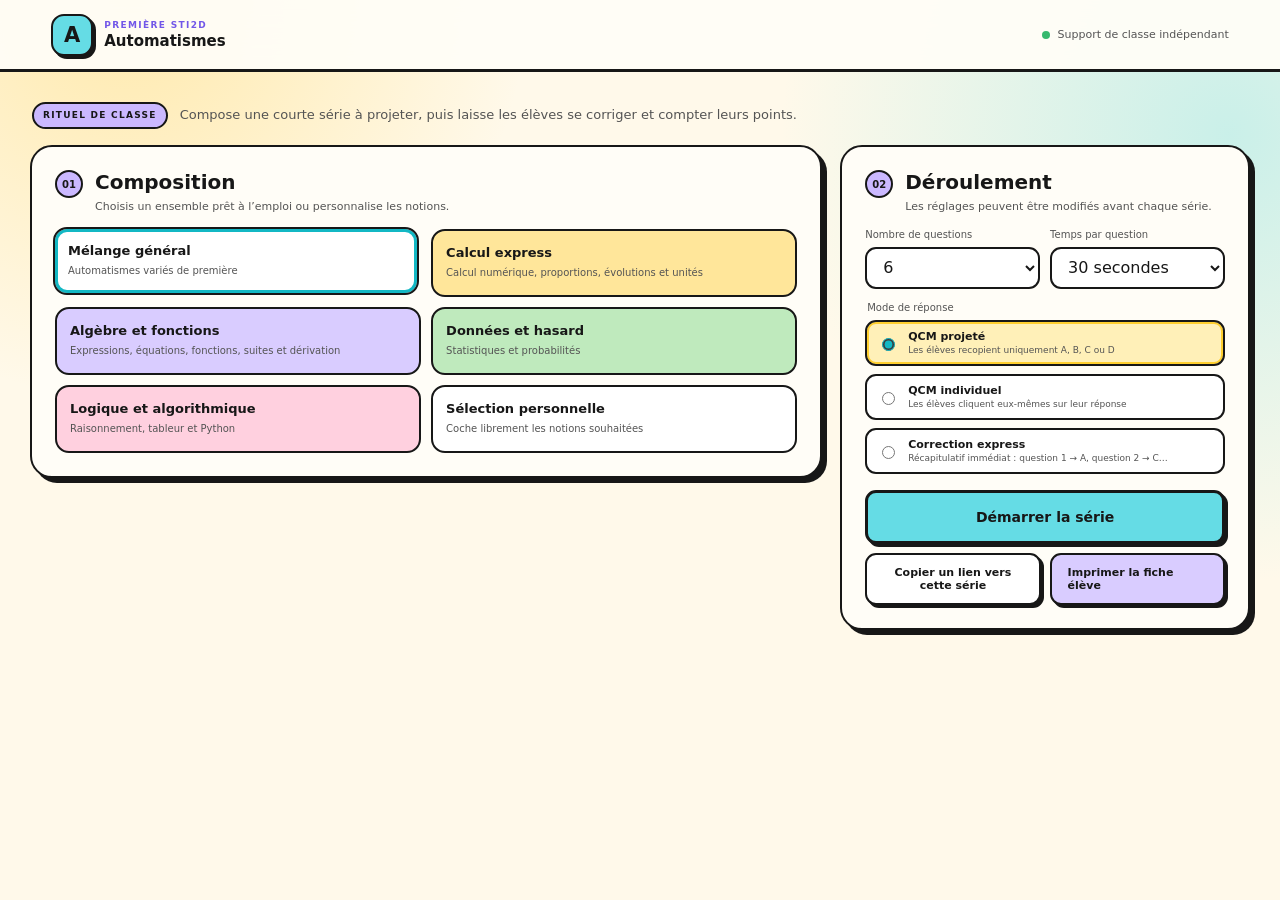
<file: index.html>
<!doctype html>
<html lang="fr">
  <head>
    <meta charset="utf-8">
    <meta name="viewport" content="width=device-width, initial-scale=1, maximum-scale=1, user-scalable=no, viewport-fit=cover">
    <meta name="theme-color" content="#fffaf0">
    <meta name="robots" content="noindex, nofollow, noarchive">
    <title>Automatismes STI2D</title>
    <link rel="stylesheet" href="styles.css?v=3">
    <style>
      #question-text { font-size: clamp(15px, 2.5vw, 29px); }
      .review-question { font-size: clamp(14px, 2.25vw, 26px); }
      @media (max-width: 560px) {
        #question-text { font-size: 16px; }
      }
    </style>
  </head>
  <body>
    <div class="ambient ambient-a"></div>
    <div class="ambient ambient-b"></div>

    <header class="topbar">
      <div class="brand"><span class="brand-mark">A</span><span><small>Première STI2D</small><strong>Automatismes</strong></span></div>
      <div class="privacy"><span></span>Support de classe indépendant</div>
    </header>

    <main class="shell">
      <section id="setup-screen" class="screen setup-screen">
        <div class="setup-intro">
          <h1 class="visually-hidden">Préparer une série d'automatismes</h1>
          <p><span>Rituel de classe</span>Compose une courte série à projeter, puis laisse les élèves se corriger et compter leurs points.</p>
        </div>

        <div class="setup-grid">
          <section class="panel configuration-panel">
            <div class="panel-title"><span>01</span><div><h2>Composition</h2><p>Choisis un ensemble prêt à l’emploi ou personnalise les notions.</p></div></div>
            <div id="preset-list" class="preset-list" role="radiogroup" aria-label="Type de série">
              <button type="button" class="preset active" data-preset="mixed" role="radio" aria-checked="true"><strong>Mélange général</strong><span>Automatismes variés de première</span></button>
              <button type="button" class="preset" data-preset="calculation" role="radio" aria-checked="false"><strong>Calcul express</strong><span>Calcul numérique, proportions, évolutions et unités</span></button>
              <button type="button" class="preset" data-preset="algebra" role="radio" aria-checked="false"><strong>Algèbre et fonctions</strong><span>Expressions, équations, fonctions, suites et dérivation</span></button>
              <button type="button" class="preset" data-preset="data" role="radio" aria-checked="false"><strong>Données et hasard</strong><span>Statistiques et probabilités</span></button>
              <button type="button" class="preset" data-preset="logic-algorithmics" role="radio" aria-checked="false"><strong>Logique et algorithmique</strong><span>Raisonnement, tableur et Python</span></button>
              <button type="button" class="preset" data-preset="custom" role="radio" aria-checked="false"><strong>Sélection personnelle</strong><span>Coche librement les notions souhaitées</span></button>
            </div>
            <div id="skill-picker" class="skill-picker" hidden>
              <div class="skill-picker-head"><strong>Formats disponibles — sélection précise</strong><button id="toggle-all-skills" type="button">Tout sélectionner</button></div>
              <div id="skill-list" class="skill-list"></div>
            </div>
          </section>

          <aside class="panel settings-panel">
            <div class="panel-title"><span>02</span><div><h2>Déroulement</h2><p>Les réglages peuvent être modifiés avant chaque série.</p></div></div>
            <div class="settings-fields">
              <label class="field"><span>Nombre de questions</span><select id="question-count"><option>4</option><option selected>6</option><option>8</option><option>10</option><option>12</option></select></label>
              <label class="field"><span>Temps par question</span><select id="question-duration"><option value="15">15 secondes</option><option value="20">20 secondes</option><option value="30" selected>30 secondes</option><option value="45">45 secondes</option><option value="60">1 minute</option><option value="0">Sans chronomètre</option></select></label>
            </div>
            <fieldset class="mode-field">
              <legend>Mode de réponse</legend>
              <label><input type="radio" name="answer-mode" value="projection" checked><span><b>QCM projeté</b><small>Les élèves recopient uniquement A, B, C ou D</small></span></label>
              <label><input type="radio" name="answer-mode" value="qcm"><span><b>QCM individuel</b><small>Les élèves cliquent eux-mêmes sur leur réponse</small></span></label>
              <label><input type="radio" name="answer-mode" value="summary"><span><b>Correction express</b><small>Récapitulatif immédiat : question 1 → A, question 2 → C…</small></span></label>
            </fieldset>
            <div class="setup-actions">
              <button id="start-series" class="primary-button" type="button">Démarrer la série</button>
              <button id="copy-series-link" class="secondary-button" type="button">Copier un lien vers cette série</button>
              <a id="sheet-link" class="sheet-button" href="fiche.html" target="_blank" rel="noopener">Imprimer la fiche élève</a>
            </div>
          </aside>
        </div>
      </section>

      <section id="series-screen" class="screen series-screen" hidden>
        <div class="series-head">
          <div><p class="eyebrow">Automatismes du jour</p><strong id="series-progress">Question 1 sur 6</strong></div>
          <div class="progress-line"><span id="progress-bar"></span></div>
          <button id="pause-series" class="ghost-button" type="button">Pause</button>
        </div>
        <article class="question-panel">
          <div class="question-topline">
            <span id="question-skill">Calcul numérique</span>
            <div id="timer" class="timer"><strong id="timer-value">30</strong><small>s</small></div>
          </div>
          <div id="question-visual" class="question-visual" hidden></div>
          <h2 id="question-text"></h2>
          <div id="answer-zone" class="answer-zone"></div>
          <div class="question-actions">
            <button id="quit-series" class="text-button" type="button">Quitter la série</button>
            <button id="next-question" class="primary-button" type="button">Valider et continuer</button>
          </div>
        </article>
      </section>

      <section id="review-screen" class="screen review-screen" hidden>
        <div class="review-hero">
          <div><p class="eyebrow">Correction de la série</p><h1 id="review-title">Reprenons les six questions.</h1><p id="review-summary"></p></div>
          <div id="score-card" class="score-card"><strong id="score-value">0/6</strong><span>réponses justes</span></div>
        </div>
        <div id="review-list" class="review-list"></div>
        <nav id="review-nav" class="review-nav" aria-label="Navigation dans la correction">
          <button id="previous-correction" class="secondary-button" type="button">← Correction précédente</button>
          <strong id="review-progress">Correction 1 sur 6</strong>
          <button id="next-correction" class="primary-button" type="button">Correction suivante →</button>
        </nav>
        <section id="projection-summary" class="projection-summary" aria-labelledby="projection-summary-title" hidden>
          <p class="eyebrow">Résumé à projeter</p>
          <h2 id="projection-summary-title">Toutes les réponses</h2>
          <div id="projection-summary-list" class="projection-summary-list"></div>
          <button id="back-to-corrections" class="secondary-button" type="button">← Revoir la dernière correction</button>
        </section>
        <div class="review-actions">
          <button id="restart-series" class="secondary-button" type="button">Rejouer la même série</button>
          <button id="new-series" class="primary-button" type="button">Préparer une autre série</button>
        </div>
      </section>
    </main>

    <dialog id="pause-dialog">
      <div class="dialog-card"><p class="eyebrow">Chronomètre arrêté</p><h2>Série en pause</h2><p>La question reste visible. Le temps reprendra à ton signal.</p><button id="resume-series" class="primary-button" type="button">Reprendre</button></div>
    </dialog>
    <div id="toast" class="toast" role="status" aria-live="polite"></div>

    <script src="question-engine.js?v=33"></script>
    <script src="app.js?v=3"></script>
  </body>
</html>
</file>
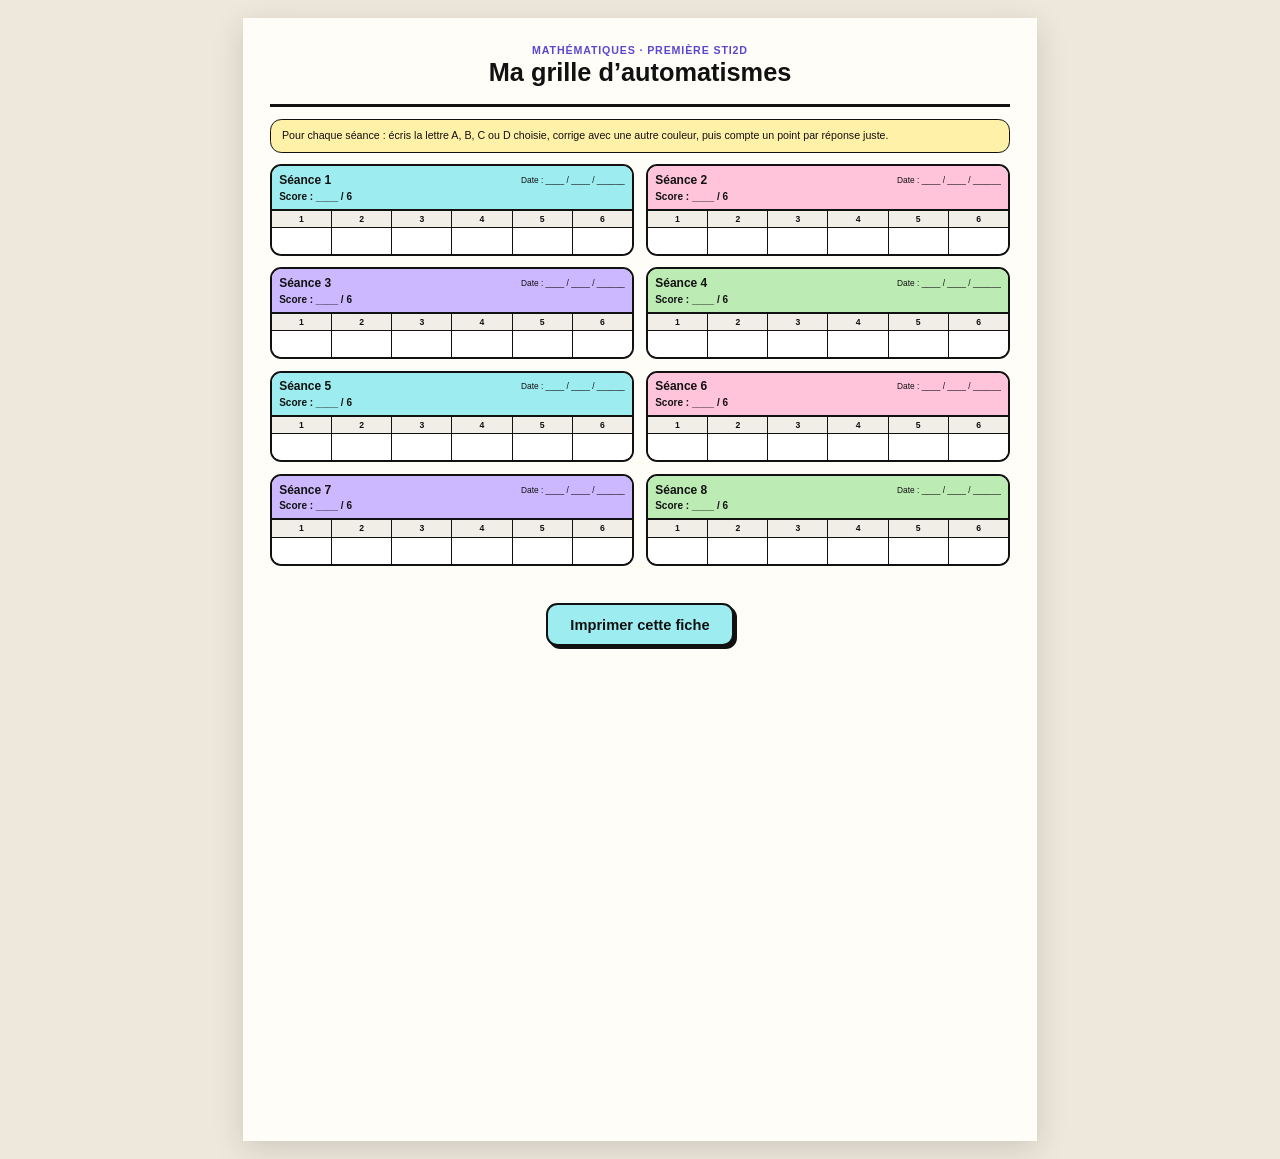
<file: fiche.html>
<!doctype html>
<html lang="fr">
  <head>
    <meta charset="utf-8">
    <meta name="viewport" content="width=device-width, initial-scale=1">
    <meta name="robots" content="noindex, nofollow, noarchive">
    <title>Ma grille d’automatismes — fiche élève</title>
    <link rel="stylesheet" href="fiche.css?v=2">
  </head>
  <body>
    <main class="page">
      <header>
        <div><p>Mathématiques · Première STI2D</p><h1>Ma grille d’automatismes</h1></div>
      </header>

      <p class="instructions">Pour chaque séance : écris la lettre A, B, C ou D choisie, corrige avec une autre couleur, puis compte un point par réponse juste.</p>

      <section class="sessions"></section>

      <template id="session-template">
        <article class="session">
          <div class="session-head"><strong></strong><span>Date : ____ / ____ / ______</span><b></b></div>
          <table aria-label="Réponses de la séance"><thead><tr></tr></thead><tbody><tr></tr></tbody></table>
        </article>
      </template>

      <footer><span>Mon objectif pour la prochaine séance :</span><div></div></footer>
      <button class="print-button" type="button" onclick="window.print()">Imprimer cette fiche</button>
    </main>
    <script>
      const count = Math.min(12, Math.max(1, Number(new URLSearchParams(location.search).get("n")) || 6));
      const targetSessions = ({ 4: 12, 6: 8, 8: 6, 10: 4, 12: 4 })[count] || 8;
      const sessions = document.querySelector(".sessions");
      const template = document.querySelector("#session-template");
      for (let sessionIndex = 0; sessionIndex < targetSessions; sessionIndex += 1) {
        const session = template.content.firstElementChild.cloneNode(true);
        session.querySelector("strong").textContent = `Séance ${sessionIndex + 1}`;
        session.querySelector("b").textContent = `Score : ____ / ${count}`;
        const questionRow = session.querySelector("thead tr");
        const answerRow = session.querySelector("tbody tr");
        for (let index = 1; index <= count; index += 1) {
          const question = document.createElement("th");
          question.scope = "col";
          question.textContent = index;
          questionRow.append(question);
          answerRow.append(document.createElement("td"));
        }
        sessions.append(session);
      }
    </script>
  </body>
</html>
</file>
<file: styles.css>
:root {
  color-scheme: dark;
  --bg: #06131e;
  --panel: rgba(9, 31, 44, 0.91);
  --panel-soft: rgba(6, 24, 35, 0.75);
  --line: rgba(136, 205, 222, 0.18);
  --line-bright: rgba(136, 222, 236, 0.42);
  --text: #f2f8fb;
  --muted: #98afba;
  --cyan: #66e4e7;
  --blue: #58aaf7;
  --violet: #c47cff;
  --green: #78e6a3;
  --danger: #ff758d;
  --amber: #ffca78;
  --shadow: 0 24px 75px rgba(0, 0, 0, 0.3);
}
* { box-sizing: border-box; }
[hidden] { display: none !important; }
html { min-width: 320px; background: var(--bg); }
body {
  margin: 0; min-width: 320px; min-height: 100vh; color: var(--text);
  background: linear-gradient(rgba(100,198,220,.025) 1px, transparent 1px), linear-gradient(90deg, rgba(100,198,220,.025) 1px, transparent 1px), radial-gradient(circle at 50% 5%, rgba(47,135,162,.15), transparent 34rem), linear-gradient(145deg, #06131e, #071b28 55%, #06141e);
  background-size: 42px 42px, 42px 42px, auto, auto;
  font-family: Inter, ui-sans-serif, system-ui, -apple-system, BlinkMacSystemFont, "Segoe UI", sans-serif;
}
button, select, input { font: inherit; }
button:not(:disabled), select, input { cursor: pointer; }
button { color: inherit; }
.ambient { position: fixed; z-index: -1; width: 32rem; height: 32rem; border-radius: 50%; filter: blur(100px); opacity: .13; pointer-events: none; }
.ambient-a { top: -7rem; left: -18rem; background: var(--blue); }
.ambient-b { right: -18rem; bottom: -8rem; background: var(--violet); }
.topbar { display: flex; justify-content: space-between; align-items: center; min-height: 72px; padding: 10px clamp(18px,4vw,60px); border-bottom: 1px solid var(--line); background: rgba(5,18,28,.9); backdrop-filter: blur(20px); }
.brand { display: flex; align-items: center; gap: 11px; }
.brand-mark { display: grid; place-items: center; width: 42px; height: 42px; border: 1px solid rgba(102,228,231,.45); border-radius: 13px; color: var(--cyan); background: rgba(102,228,231,.08); font-size: 21px; font-weight: 900; }
.brand small, .brand strong { display: block; }
.brand small { color: var(--violet); font-size: 9px; font-weight: 900; letter-spacing: .15em; text-transform: uppercase; }
.brand strong { margin-top: 2px; font-size: 15px; }
.privacy { display: flex; align-items: center; gap: 8px; color: var(--muted); font-size: 11px; }
.privacy span { width: 8px; height: 8px; border-radius: 50%; background: var(--green); box-shadow: 0 0 12px rgba(120,230,163,.65); }
.shell { width: min(1220px, calc(100% - 32px)); margin: 0 auto; padding: clamp(18px,2.5vw,30px) 0 40px; }
.visually-hidden { position: absolute; width: 1px; height: 1px; padding: 0; overflow: hidden; clip: rect(0,0,0,0); white-space: nowrap; border: 0; }
.setup-intro { margin: 0 2px 16px; }
.setup-intro p { display: flex; align-items: center; gap: 12px; margin: 0; color: var(--muted); font-size: 13px; line-height: 1.45; }
.setup-intro p > span { flex: 0 0 auto; padding: 5px 9px; border: 1px solid var(--line-bright); border-radius: 999px; color: var(--violet); font-size: 9px; font-weight: 900; letter-spacing: .14em; text-transform: uppercase; }
.eyebrow { margin: 0; color: var(--violet); font-size: 10px; font-weight: 900; letter-spacing: .18em; text-transform: uppercase; }
.review-hero h1 { margin: 8px 0 12px; font-size: clamp(30px,5vw,58px); line-height: 1.04; letter-spacing: -.035em; }
.review-hero > div > p:last-child { max-width: 700px; margin: 0; color: var(--muted); font-size: 15px; line-height: 1.65; }
.setup-grid { display: grid; grid-template-columns: minmax(0,1.45fr) minmax(310px,.75fr); gap: 18px; align-items: start; }
.panel, .question-panel, .review-item { border: 1px solid var(--line); border-radius: 22px; background: var(--panel); box-shadow: var(--shadow); }
.panel { padding: clamp(20px,3vw,30px); }
.panel-title { display: flex; gap: 12px; margin-bottom: 22px; }
.panel-title > span { color: var(--violet); font-size: 10px; font-weight: 900; }
.panel-title h2 { margin: 0; font-size: 20px; }
.panel-title p { margin: 5px 0 0; color: var(--muted); font-size: 11px; line-height: 1.45; }
.preset-list { display: grid; grid-template-columns: 1fr 1fr; gap: 10px; }
.preset { min-height: 82px; padding: 14px; border: 1px solid var(--line); border-radius: 14px; background: var(--panel-soft); text-align: left; }
.preset strong, .preset span { display: block; }
.preset strong { font-size: 13px; }
.preset span { margin-top: 6px; color: var(--muted); font-size: 10px; line-height: 1.4; }
.preset.active { border-color: var(--cyan); background: rgba(102,228,231,.09); box-shadow: inset 0 0 0 1px rgba(102,228,231,.12); }
.preset.active strong { color: var(--cyan); }
.skill-picker { margin-top: 18px; padding-top: 18px; border-top: 1px solid var(--line); }
.skill-picker-head { display: flex; justify-content: space-between; gap: 12px; align-items: center; margin-bottom: 10px; font-size: 11px; }
.skill-picker-head button { padding: 0; border: 0; color: var(--cyan); background: transparent; font-size: 9px; text-decoration: underline; }
.skill-list { display: grid; grid-template-columns: repeat(2,1fr); gap: 8px; }
.skill-group { display: grid; gap: 6px; grid-column: 1 / -1; }
.skill-group > strong { padding: 5px 2px 1px; color: var(--violet); font-size: 11px; }
.skill-group .skill-option { margin-left: 10px; }
.skill-option { display: flex; align-items: center; gap: 8px; min-height: 40px; padding: 9px 10px; border: 1px solid var(--line); border-radius: 10px; color: var(--muted); background: rgba(4,20,29,.45); font-size: 10px; }
.skill-option:has(input:checked) { color: var(--text); border-color: rgba(102,228,231,.36); }
.skill-option input { accent-color: var(--cyan); }
.field { display: grid; gap: 7px; margin-bottom: 16px; }
.settings-fields { display: grid; grid-template-columns: 1fr 1fr; gap: 10px; }
.field > span, .mode-field legend { color: var(--muted); font-size: 10px; }
select { width: 100%; min-height: 46px; padding: 10px 34px 10px 12px; border: 1px solid var(--line-bright); border-radius: 11px; color: var(--text); background: #092231; }
.mode-field { display: grid; gap: 8px; margin: 0; padding: 0; border: 0; }
.mode-field legend { margin-bottom: 7px; }
.mode-field label { display: flex; align-items: center; gap: 10px; min-height: 52px; padding: 9px 11px; border: 1px solid var(--line); border-radius: 11px; background: rgba(4,20,29,.45); }
.mode-field input { accent-color: var(--cyan); }
.mode-field b, .mode-field small { display: block; }
.mode-field b { font-size: 11px; }
.mode-field small { margin-top: 2px; color: var(--muted); font-size: 9px; }
.setup-actions { display: grid; gap: 9px; margin-top: 22px; }
.setup-screen .panel { padding: clamp(16px,2vw,23px); }
.setup-screen .panel-title { margin-bottom: 14px; }
.setup-screen .preset { min-height: 68px; padding: 11px 13px; }
.settings-panel .field { margin-bottom: 13px; }
.settings-panel select { min-height: 42px; padding-block: 8px; }
.settings-panel .mode-field label { min-height: 46px; padding: 7px 10px; }
.settings-panel .setup-actions { grid-template-columns: 1fr 1fr; margin-top: 16px; }
.settings-panel .setup-actions .primary-button { grid-column: 1 / -1; min-height: 54px; border-width: 3px; font-size: 14px; }
.primary-button, .secondary-button, .ghost-button { min-height: 46px; padding: 11px 16px; border-radius: 11px; font-size: 11px; font-weight: 900; }
.primary-button { border: 1px solid var(--cyan); color: #052129; background: linear-gradient(135deg,#7bf4ec,#61c9ed); }
.secondary-button { border: 1px solid var(--line-bright); color: var(--cyan); background: rgba(102,228,231,.05); }
.ghost-button { border: 1px solid var(--line); color: var(--muted); background: transparent; }
.private-note { margin: 14px 2px 0; color: var(--muted); font-size: 9px; line-height: 1.5; }
.series-screen { max-width: 980px; margin: 0 auto; }
.series-head { display: grid; grid-template-columns: auto 1fr auto; gap: 18px; align-items: center; margin-bottom: 16px; }
.series-head strong { display: block; margin-top: 5px; font-size: 13px; }
.progress-line { height: 6px; overflow: hidden; border-radius: 999px; background: rgba(136,205,222,.13); }
.progress-line span { display: block; width: 0; height: 100%; background: linear-gradient(90deg,var(--cyan),var(--violet)); transition: width .25s ease; }
.question-panel { min-height: 610px; padding: clamp(20px,4vw,44px); }
.question-topline { display: flex; justify-content: space-between; gap: 20px; align-items: center; }
.question-topline > span { color: var(--violet); font-size: 10px; font-weight: 900; letter-spacing: .12em; text-transform: uppercase; }
.timer { --timer-progress: 1; display: flex; align-items: baseline; justify-content: center; width: 66px; height: 66px; padding-top: 17px; border-radius: 50%; background: radial-gradient(circle at center,#09202d 59%,transparent 61%), conic-gradient(var(--cyan) calc(var(--timer-progress) * 1turn),rgba(136,205,222,.13) 0); }
.timer.warning { background: radial-gradient(circle at center,#09202d 59%,transparent 61%), conic-gradient(var(--amber) calc(var(--timer-progress) * 1turn),rgba(136,205,222,.13) 0); }
.timer.urgent { background: radial-gradient(circle at center,#09202d 59%,transparent 61%), conic-gradient(var(--danger) calc(var(--timer-progress) * 1turn),rgba(136,205,222,.13) 0); }
.timer strong { font-size: 22px; font-variant-numeric: tabular-nums; }
.timer small { margin-left: 2px; color: var(--muted); font-size: 9px; }
#question-text { max-width: 1100px; min-height: 110px; margin: 42px auto 34px; font-size: clamp(24px,4vw,42px); line-height: 1.32; text-align: center; text-wrap: balance; white-space: pre-line; }
.answer-zone { display: grid; grid-template-columns: 1fr 1fr; gap: 11px; max-width: 1100px; margin: 0 auto; }
.answer-card { display: grid; grid-template-columns: auto minmax(0,1fr); gap: 13px; align-items: center; min-width: 0; min-height: 72px; padding: 12px 15px; overflow: hidden; border: 1px solid var(--line-bright); border-radius: 13px; color: var(--text); background: rgba(7,30,42,.78); font-size: 16px; font-weight: 750; text-align: left; }
.answer-button { width: 100%; }
.answer-button:hover { border-color: var(--cyan); }
.answer-button.selected { border-color: var(--cyan); color: var(--cyan); background: rgba(102,228,231,.12); box-shadow: inset 0 0 0 1px rgba(102,228,231,.18); }
.answer-letter { display: grid; place-items: center; width: 42px; height: 42px; border: 2px solid currentColor; border-radius: 50%; font-size: 19px; font-weight: 950; }
.answer-text { min-width: 0; white-space: nowrap; }
.long-answer { max-width: 100%; white-space: normal; font-size: .78em; line-height: 1.15; overflow-wrap: break-word; }
.projected-answer { cursor: default; }
.projection-note { grid-column: 1 / -1; padding: 19px; border: 1px dashed var(--line-bright); border-radius: 13px; color: var(--muted); text-align: center; font-size: 12px; }
.question-actions { display: flex; justify-content: space-between; gap: 12px; align-items: center; margin-top: 34px; }
.text-button { padding: 10px 0; border: 0; color: var(--muted); background: transparent; font-size: 10px; text-decoration: underline; }
.question-visual { margin: 20px auto 0; max-width: 820px; }
.question-visual table { width: 100%; border-collapse: collapse; text-align: center; }
.question-visual th, .question-visual td { padding: 9px; border: 1px solid rgba(136,205,222,.25); }
.question-visual th { color: #d59bff; background: rgba(102,228,231,.055); }
.variation-svg, .question-plot { display: block; width: 100%; max-height: none; border: 1px solid var(--line); border-radius: 14px; background: rgba(4,20,29,.78); }
.variation-svg text { font: 700 15px Inter,ui-sans-serif,system-ui,sans-serif; text-anchor: middle; }
.variation-svg .variation-grid { fill: none; stroke: rgba(136,205,222,.42); stroke-width: 1.5; }
.variation-svg .variation-axis { fill: #d59bff; }
.variation-svg .variation-x { fill: #dbe8ed; font-size: 14px; }
.variation-svg .variation-value { fill: #74e4e6; }
.variation-svg .variation-arrow { stroke: #c47cff; stroke-width: 3.5; stroke-linecap: round; }
.variation-svg marker path { fill: #c47cff; }
.code-panel { margin: 0; padding: 15px; overflow-x: auto; border: 1px solid var(--line); border-radius: 13px; color: #d9fff7; background: #04141d; font: 13px/1.55 ui-monospace,SFMono-Regular,Menlo,Monaco,Consolas,monospace; white-space: pre-wrap; }
.mini-bars { display: flex; justify-content: center; gap: clamp(14px,5vw,34px); height: 190px; padding: 15px 18px 8px; border: 1px solid var(--line); border-radius: 14px; background: rgba(4,20,29,.68); }
.mini-bars > div { display: grid; grid-template-rows: 1fr auto; width: min(58px,18%); min-width: 38px; }
.mini-bars span { position: relative; align-self: end; display: block; height: var(--bar-height); min-height: 20px; border-radius: 7px 7px 2px 2px; background: linear-gradient(180deg,var(--violet),var(--blue)); }
.mini-bars b { position: absolute; top: -18px; left: 50%; transform: translateX(-50%); font-size: 10px; }
.mini-bars small { padding-top: 6px; color: var(--muted); font-size: 10px; text-align: center; }
.review-hero { display: flex; justify-content: space-between; gap: 28px; align-items: flex-end; margin-bottom: 24px; }
.review-hero h1 { font-size: clamp(30px,4vw,48px); }
.score-card { flex: 0 0 auto; min-width: 155px; padding: 18px; border: 1px solid var(--line-bright); border-radius: 17px; background: rgba(102,228,231,.06); text-align: center; }
.score-card strong, .score-card span { display: block; }
.score-card strong { color: var(--cyan); font-size: 34px; }
.score-card span { margin-top: 3px; color: var(--muted); font-size: 9px; text-transform: uppercase; }
.review-list { display: grid; gap: 13px; }
.review-item { min-height: 380px; padding: clamp(24px,4vw,46px); }
.review-item-head { display: flex; justify-content: space-between; gap: 15px; color: var(--muted); font-size: 9px; text-transform: uppercase; letter-spacing: .1em; }
.review-visual { max-width: 820px; margin: 24px auto 0; }
.review-visual table { width: 100%; border-collapse: collapse; text-align: center; background: #fff; }
.review-visual th, .review-visual td { padding: 9px; border: 2px solid #171717; }
.review-visual th { background: #d9ccff; }
.review-visual .code-panel { font-size: clamp(15px,1.7vw,21px); }
.review-visual .variation-svg, .review-visual .question-plot { width: 100%; }
.review-visual .mini-bars { max-width: 720px; margin: 0 auto; }
.review-status { color: var(--green); }
.review-item.wrong .review-status { color: var(--danger); }
.review-item.unanswered .review-status { color: var(--amber); }
.review-question { margin: 32px 0; font-size: clamp(28px,4.5vw,52px); line-height: 1.3; text-align: center; white-space: pre-line; }
.review-answer { display: grid; gap: 7px; padding: 20px; border-radius: 12px; background: rgba(120,230,163,.07); font-size: clamp(16px,2vw,23px); line-height: 1.5; text-align: center; }
.review-answer .student { color: var(--muted); }
.review-answer-letter { display: inline-grid; place-items: center; width: 1.7em; height: 1.7em; margin-inline: .18em; border: 2px solid currentColor; border-radius: 50%; line-height: 1; vertical-align: middle; }
.review-answer-letter.correct { color: #176b3a; background: #bfeabd; }
.review-explanation { margin: 22px 2px 0; color: #dcebf0; font-size: clamp(13px,1.5vw,18px); line-height: 1.6; text-align: center; }
.review-nav { display: grid; grid-template-columns: 1fr auto 1fr; gap: 14px; align-items: center; margin-top: 20px; }
.review-nav button:last-child { justify-self: end; }
.review-nav strong { min-width: 150px; text-align: center; font-size: 11px; }
.review-nav button:disabled { opacity: .35; cursor: default; box-shadow: none; }
.projection-summary { padding: clamp(24px,4vw,46px); border: 3px solid #171717; border-radius: 18px; background: #fff; box-shadow: 5px 5px 0 #171717; text-align: center; }
.projection-summary h2 { margin: 7px 0 28px; font-size: clamp(28px,4vw,46px); }
.projection-summary-list { display: grid; grid-template-columns: repeat(3,minmax(0,1fr)); gap: 14px; }
.projection-summary-item { display: grid; grid-template-columns: minmax(0,1fr) auto auto; gap: 13px; align-items: center; min-width: 0; min-height: 76px; padding: 13px 18px; overflow: hidden; border: 2px solid #171717; border-radius: 13px; background: #fff7ce; font-size: clamp(17px,2vw,24px); text-align: left; }
.projection-summary-item b { font-size: 1.25em; }
.projection-summary-item strong { display: grid; place-items: center; flex: 0 0 auto; width: 2em; height: 2em; justify-self: end; border: 2px solid #171717; border-radius: 50%; color: #176b3a; background: #bfeabd; font-size: 1.05em; }
.projection-summary > button { margin-top: 25px; }
.review-actions { display: flex; justify-content: flex-end; gap: 10px; margin-top: 22px; }
dialog { padding: 0; border: 0; color: var(--text); background: transparent; }
dialog::backdrop { background: rgba(1,8,13,.78); backdrop-filter: blur(7px); }
.dialog-card { width: min(440px,calc(100vw - 30px)); padding: 30px; border: 1px solid var(--line-bright); border-radius: 20px; background: #09202d; box-shadow: var(--shadow); text-align: center; }
.dialog-card h2 { margin: 8px 0; }
.dialog-card > p:not(.eyebrow) { color: var(--muted); font-size: 12px; line-height: 1.6; }
.dialog-card button { width: 100%; margin-top: 13px; }
.toast { position: fixed; z-index: 50; right: 20px; bottom: 20px; max-width: min(390px,calc(100% - 40px)); padding: 12px 15px; border: 1px solid var(--line-bright); border-radius: 11px; background: #0b2a3a; box-shadow: var(--shadow); font-size: 11px; opacity: 0; pointer-events: none; transform: translateY(12px); transition: .2s ease; }
.toast.show { opacity: 1; transform: translateY(0); }
.math-inline { display: inline-block; white-space: nowrap; }
.math-set-operator { display: inline-block; margin-inline: .08em; font-family: "Cambria Math", "STIX Two Math", "Times New Roman", serif; font-size: 1.08em; font-weight: 600; line-height: .8; vertical-align: -.04em; }
.math-inline-fraction { display: inline-flex; align-items: center; vertical-align: baseline; }
.math-sub, .math-sup { font-family: inherit; font-size: .65em; line-height: 0; letter-spacing: -.08em; }
.math-sub { vertical-align: -.34em; }
.math-sup { vertical-align: .52em; }
.math-vector { position: relative; display: inline-block; min-width: .72em; padding-top: .32em; vertical-align: -.04em; font-style: italic; line-height: 1; text-align: center; }
.math-vector::before { content: ""; position: absolute; top: .09em; right: .12em; left: .04em; height: .065em; border-radius: 999px; background: currentColor; }
.math-vector::after { content: ""; position: absolute; top: .015em; right: .035em; width: .18em; height: .18em; border-top: .065em solid currentColor; border-right: .065em solid currentColor; transform: rotate(45deg); transform-origin: center; }
.math-norm { display: inline-flex; align-items: center; gap: .04em; white-space: nowrap; }
.math-fraction { display: inline-grid; grid-template-rows: auto auto; align-items: center; min-width: 1.15em; margin: 0 .05em; vertical-align: middle; font-size: .88em; line-height: 1.02; text-align: center; white-space: nowrap; }
.math-fraction > span:first-child { padding: 0 .12em .06em; border-bottom: .08em solid currentColor; }
.math-fraction > span:last-child { padding: .05em .12em 0; }
.math-signed-fraction { display: inline-flex; align-items: center; gap: .05em; vertical-align: middle; white-space: nowrap; }
.math-signed-fraction > .math-fraction { vertical-align: 0; }
.math-fraction-sign { line-height: 1; }
.math-radical { display: inline-flex; align-items: flex-start; vertical-align: -.08em; line-height: 1; white-space: nowrap; }
.math-radical-sign { position: relative; flex: 0 0 .7em; width: .7em; height: 1em; margin-right: -.01em; overflow: hidden; line-height: 1; text-indent: -100em; }
.math-radical-sign::before { content: ""; position: absolute; inset: 0; background: currentColor; -webkit-clip-path: polygon(0 50%,10% 45%,29% 76%,49% 0,100% 0,100% 11%,58% 11%,38% 94%,27% 94%,5% 59%); clip-path: polygon(0 50%,10% 45%,29% 76%,49% 0,100% 0,100% 11%,58% 11%,38% 94%,27% 94%,5% 59%); }
.math-radicand { min-width: .62em; margin-left: 0; padding: .025em .1em 0 .06em; border-top: .11em solid currentColor; line-height: .96; }
@media (max-width: 800px) {
  .projection-summary-list { grid-template-columns: repeat(2,minmax(0,1fr)); }
  .setup-grid { grid-template-columns: 1fr; }
  .settings-panel { order: -1; }
  .series-head { grid-template-columns: 1fr auto; }
  .progress-line { grid-column: 1 / -1; grid-row: 2; }
  .question-panel { min-height: 0; }
  .review-hero { align-items: center; }
}
@media (min-width: 801px) and (max-width: 1050px) {
  .settings-fields { grid-template-columns: 1fr; }
}
@media (max-width: 560px) {
  .topbar { min-height: 64px; padding-inline: 14px; }
  .privacy { font-size: 0; }
  .privacy span { display: block; }
  .shell { width: min(100% - 20px,540px); padding-top: 25px; }
  .setup-intro p { align-items: flex-start; flex-direction: column; gap: 8px; }
  .settings-fields, .settings-panel .setup-actions { grid-template-columns: 1fr; }
  .settings-panel .setup-actions .primary-button { grid-column: auto; }
  .preset-list, .skill-list, .answer-zone { grid-template-columns: 1fr; }
  .answer-text { white-space: normal; }
  .projection-summary-list { grid-template-columns: 1fr; }
  .answer-card { min-height: 64px; padding: 9px 11px; }
  .answer-letter { width: 36px; height: 36px; font-size: 16px; }
  .question-panel { padding: 17px 13px; }
  #question-text { min-height: 90px; margin-block: 28px 25px; font-size: 24px; }
  .timer { width: 58px; height: 58px; padding-top: 15px; }
  .timer strong { font-size: 19px; }
  .question-actions { align-items: stretch; flex-direction: column-reverse; }
  .question-actions .primary-button { width: 100%; }
  .review-hero { display: grid; }
  .score-card { justify-self: stretch; }
  .review-actions { display: grid; }
  .review-nav { grid-template-columns: 1fr 1fr; }
  .review-nav strong { grid-column: 1 / -1; grid-row: 1; }
  .review-nav button { width: 100%; }
}
@media (prefers-reduced-motion: reduce) { *, *::before, *::after { scroll-behavior: auto !important; transition: none !important; } }

/* Thème clair conçu pour la vidéoprojection */
:root {
  color-scheme: light;
  --bg: #fff9ea;
  --panel: #fffdf7;
  --panel-soft: #f7f1e4;
  --line: #171717;
  --line-bright: #171717;
  --text: #171717;
  --muted: #545454;
  --cyan: #13b8c4;
  --blue: #3189ff;
  --violet: #7257e8;
  --green: #2faa65;
  --danger: #dc3f67;
  --amber: #f3a51b;
  --shadow: 5px 5px 0 #171717;
}
html { background: var(--bg); }
body {
  background:
    radial-gradient(circle at 10% 0%, rgba(255,210,79,.4), transparent 25rem),
    radial-gradient(circle at 96% 15%, rgba(102,222,231,.35), transparent 28rem),
    #fff9ea;
}
.ambient { display: none; }
.topbar { border-bottom: 3px solid #171717; background: rgba(255,253,247,.94); }
.brand-mark { border: 2px solid #171717; color: #171717; background: #65dce5; box-shadow: 3px 3px 0 #171717; }
.brand small { color: #7257e8; }
.privacy span { background: #37b96e; box-shadow: none; }
.eyebrow { color: #7257e8; }
.setup-intro p { color: #545454; }
.setup-intro p > span { border: 2px solid #171717; color: #171717; background: #cbb8ff; }
.panel, .question-panel, .review-item { border: 2px solid #171717; background: #fffdf7; box-shadow: 5px 5px 0 #171717; }
.panel-title > span { display: grid; place-items: center; flex: 0 0 28px; width: 28px; height: 28px; border: 2px solid #171717; border-radius: 50%; color: #171717; background: #cbb8ff; }
.preset { border: 2px solid #171717; color: #171717; background: #fff; }
.preset:nth-child(1) { background: #c7f1f3; }
.preset:nth-child(2) { background: #ffe69a; }
.preset:nth-child(3) { background: #d9ccff; }
.preset:nth-child(4) { background: #bfeabd; }
.preset:nth-child(5) { background: #ffd0df; }
.preset.active { border-color: #171717; background: #fff; box-shadow: inset 0 0 0 3px #13b8c4; transform: translate(-2px,-2px); }
.preset.active strong { color: #171717; }
.skill-picker { border-top: 2px solid #171717; }
.skill-option { border: 1.5px solid #171717; color: #333; background: #fff; }
.skill-option:has(input:checked) { border-color: #171717; color: #171717; background: #d9f5f6; }
select { border: 2px solid #171717; color: #171717; background: #fff; }
.mode-field label { border: 2px solid #171717; background: #fff; }
.mode-field label:has(input:checked) { background: #fff0b8; box-shadow: inset 0 0 0 2px #ffcf2f; }
.primary-button, .secondary-button, .ghost-button, .sheet-button { border: 2px solid #171717; color: #171717; box-shadow: 3px 3px 0 #171717; }
.primary-button { background: #65dce5; }
.secondary-button { background: #fff; }
.ghost-button { background: #fff; }
.sheet-button { display: grid; place-items: center; min-height: 46px; padding: 11px 16px; border-radius: 11px; background: #d9ccff; font-size: 11px; font-weight: 900; text-decoration: none; }
.primary-button:hover, .secondary-button:hover, .ghost-button:hover, .sheet-button:hover { transform: translate(1px,1px); box-shadow: 2px 2px 0 #171717; }
.series-head .eyebrow { color: #7257e8; }
.progress-line { height: 10px; border: 2px solid #171717; background: #fff; }
.progress-line span { background: #7257e8; }
.question-panel { background: #fff; }
.question-topline > span { display: inline-block; padding: 8px 12px; border: 2px solid #171717; border-radius: 999px; color: #171717; background: #d9ccff; }
.timer { background: radial-gradient(circle at center,#fff 57%,transparent 59%), conic-gradient(#13b8c4 calc(var(--timer-progress) * 1turn),#e8e2d7 0); box-shadow: 0 0 0 2px #171717; }
.timer.warning { background: radial-gradient(circle at center,#fff 57%,transparent 59%), conic-gradient(#f3a51b calc(var(--timer-progress) * 1turn),#e8e2d7 0); }
.timer.urgent { background: radial-gradient(circle at center,#fff 57%,transparent 59%), conic-gradient(#dc3f67 calc(var(--timer-progress) * 1turn),#e8e2d7 0); }
#question-text { max-width: 1250px; color: #111; font-size: clamp(30px,5vw,58px); text-wrap: balance; }
.answer-card { border: 3px solid #171717; color: #171717; background: #fff; box-shadow: 3px 3px 0 #171717; font-size: clamp(18px,2vw,25px); }
.answer-card:nth-child(1) { background: #c7f1f3; }
.answer-card:nth-child(2) { background: #ffe69a; }
.answer-card:nth-child(3) { background: #d9ccff; }
.answer-card:nth-child(4) { background: #ffd0df; }
.answer-button.selected { border-color: #171717; color: #171717; background: #bfeabd; box-shadow: inset 0 0 0 4px #2faa65, 3px 3px 0 #171717; }
.projection-note { border: 2px dashed #171717; color: #434343; background: #fff7ce; }
.question-visual table { background: #fff; }
.question-visual th, .question-visual td { border: 2px solid #171717; }
.question-visual th { color: #171717; background: #d9ccff; }
.variation-svg .variation-grid { stroke: #8fa9b5; stroke-width: 2; }
.variation-svg .variation-x { fill: #52636b; }
.variation-svg .variation-axis { fill: #8d55c9; }
.variation-svg, .question-plot { border: 2px solid #171717; background: #fff; }
.code-panel { border: 2px solid #171717; color: #171717; background: #f6f2e9; }
.mini-bars { border: 2px solid #171717; background: #fff; }
.mini-bars span { background: linear-gradient(180deg,#7257e8,#13b8c4); }
.score-card { border: 3px solid #171717; background: #ffda56; box-shadow: 4px 4px 0 #171717; }
.score-card strong { color: #171717; }
.review-item:nth-child(4n+1) { border-left: 12px solid #65dce5; }
.review-item:nth-child(4n+2) { border-left: 12px solid #ffda56; }
.review-item:nth-child(4n+3) { border-left: 12px solid #cbb8ff; }
.review-item:nth-child(4n) { border-left: 12px solid #ffabc5; }
.review-answer { border: 1.5px solid #171717; background: #e4f7e4; }
.review-explanation { color: #333; }
dialog::backdrop { background: rgba(255,249,234,.82); backdrop-filter: blur(5px); }
.dialog-card { border: 3px solid #171717; color: #171717; background: #fff; box-shadow: 6px 6px 0 #171717; }
.toast { border: 2px solid #171717; color: #171717; background: #ffda56; box-shadow: 4px 4px 0 #171717; }
@media (max-width: 560px) {
  #question-text { font-size: 32px; }
}
</file>
<file: fiche.css>
@page { size: A4 portrait; margin: 8mm; }
* { box-sizing: border-box; }
body { margin: 0; color: #111; background: #eee8dc; font-family: Arial, Helvetica, sans-serif; }
.page { position: relative; width: 210mm; min-height: 297mm; margin: 18px auto; padding: 7mm; background: #fffdf7; box-shadow: 0 8px 30px rgba(0,0,0,.14); }
header { display: flex; justify-content: space-between; gap: 12mm; align-items: flex-end; padding-bottom: 5mm; border-bottom: 3px solid #111; }
.page header { justify-content: center; text-align: center; }
header p { margin: 0 0 1mm; color: #5a47cf; font-size: 8pt; font-weight: 800; letter-spacing: .08em; text-transform: uppercase; }
h1 { margin: 0; font-size: 19pt; line-height: 1; }
.instructions { margin: 3mm 0; padding: 2.5mm 3mm; border: 1.5px solid #111; border-radius: 3mm; background: #fff1a8; font-size: 8pt; line-height: 1.25; }
.sessions { display: grid; grid-template-columns: 1fr 1fr; gap: 3mm; }
.session { break-inside: avoid; border: 2px solid #111; border-radius: 3mm; overflow: hidden; }
.session:nth-child(4n+1) .session-head { background: #9cecf0; }
.session:nth-child(4n+2) .session-head { background: #ffc4da; }
.session:nth-child(4n+3) .session-head { background: #cbb8ff; }
.session:nth-child(4n) .session-head { background: #bcebb4; }
.session-head { display: grid; grid-template-columns: auto 1fr; gap: 1mm 2mm; align-items: center; padding: 1.8mm 2mm; border-bottom: 2px solid #111; }
.session-head strong { font-size: 9pt; }
.session-head span { justify-self: end; font-size: 6.3pt; }
.session-head b { grid-column: 1 / -1; font-size: 7.5pt; }
table { width: 100%; border-collapse: collapse; table-layout: fixed; }
th, td { height: 7mm; border-right: 1.25px solid #111; text-align: center; }
th:last-child, td:last-child { border-right: 0; }
thead th { height: 4.5mm; padding: .4mm; border-bottom: 1.25px solid #111; background: #f1eee7; font-size: 6.5pt; }
tbody td { background: #fff; }
footer { display: none; }
footer div { height: 7mm; border-bottom: 1.5px solid #111; }
.print-button { display: block; margin: 10mm auto 0; padding: 3mm 6mm; border: 2px solid #111; border-radius: 3mm; color: #111; background: #9cecf0; font: 800 11pt Arial, sans-serif; cursor: pointer; box-shadow: 3px 3px 0 #111; }
@media print {
  body { background: white; }
  .page { width: auto; min-height: auto; margin: 0; padding: 0; box-shadow: none; }
  .print-button { display: none; }
}
@media screen and (max-width: 850px) {
  .page { width: calc(100% - 20px); height: auto; min-height: 0; padding: 18px; }
  header { align-items: flex-start; flex-direction: column; }
  .identity { width: 100%; }
  .sessions { grid-template-columns: 1fr; }
}
</file>
